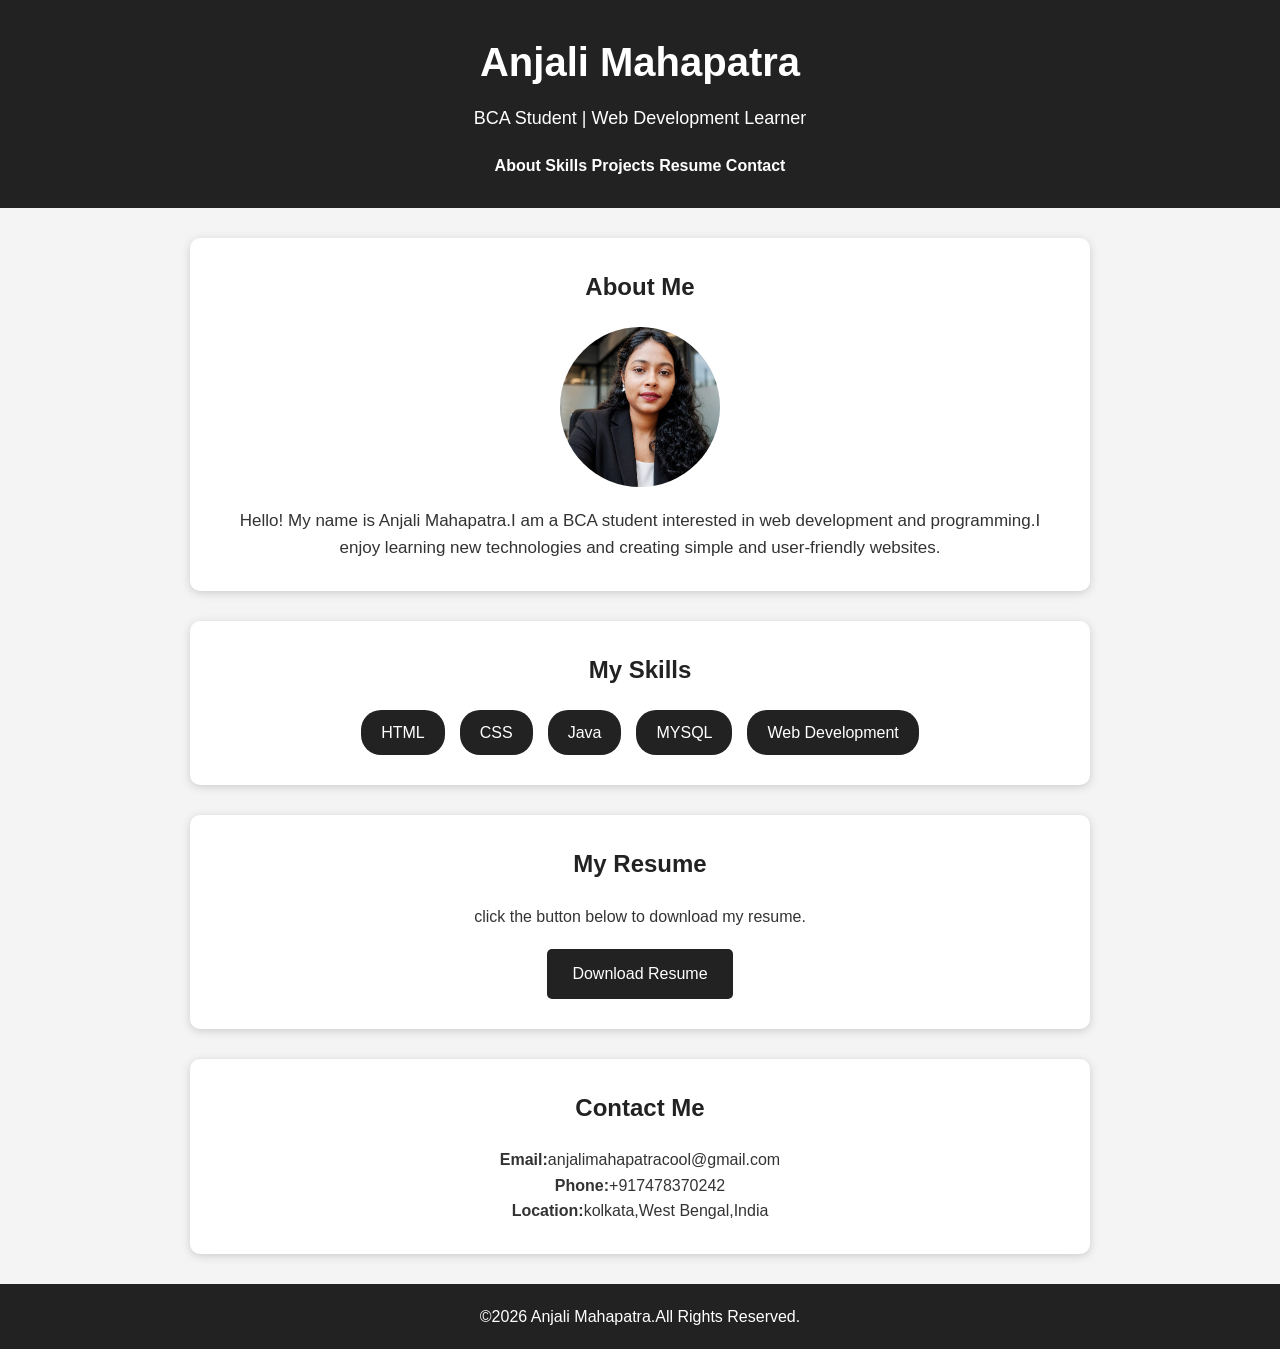
<file: TASK-1-portfolio/index.html>
<!DOCTYPE html>
<html lang="en">
<head>
    <title> My Personal Portfolio</title>
    <link rel="stylesheet"href="style.css">
</head>
<body>

    <!--Header Section-->
    <header>
        <h1>Anjali Mahapatra</h1>
        <p>BCA Student | Web Development Learner</p>
        
        <nav>
            <a href="#about">About</a>
            <a href="#skill">Skills</a>
            <a href="#projects">Projects</a>
            <a href="#resume">Resume</a>
            <a href="#contact">Contact</a>
        </nav>
    </header>    
    
    <!---About Section-->
    <section id="about">
        <h2>About Me</h2>
        <img src="profile.jpg.jpeg"alt="Anjali Mahapatra" class="profile">
        <p> Hello! My name is Anjali Mahapatra.I am a BCA student interested in web development and programming.I enjoy learning new technologies and creating simple and user-friendly websites.</p>
    </section>

    <!--Skills section-->
    <section id="skills">
        <h2> My Skills</h2>
        <div class="skills">
            <span>HTML</span>
            <span>CSS</span>
            <span>Java</span>
            <span>MYSQL</span>
            <span>Web Development</span>
        </div>
    </section>
    
    <!--Resume Section-->
    <section id="resume">
        <h2>My Resume</h2>
        <p> click the button below to download my resume.</p>
        <a href="resume.pdf"download class="resume-btn"> Download Resume</a>
    </section>
    
    <!--Contact section-->
    <section id="contact">
        <h2> Contact Me</h2>
        <p><strong>Email:</strong>anjalimahapatracool@gmail.com</p>
        <p><strong>Phone:</strong>+917478370242</p>
        <p><strong>Location:</strong>kolkata,West Bengal,India</p>
    </section>

    <!--Footer-->
    <footer>
        <p>  &copy;2026 Anjali Mahapatra.All Rights Reserved.</p>
    </footer>
</body>
</html>
</file>
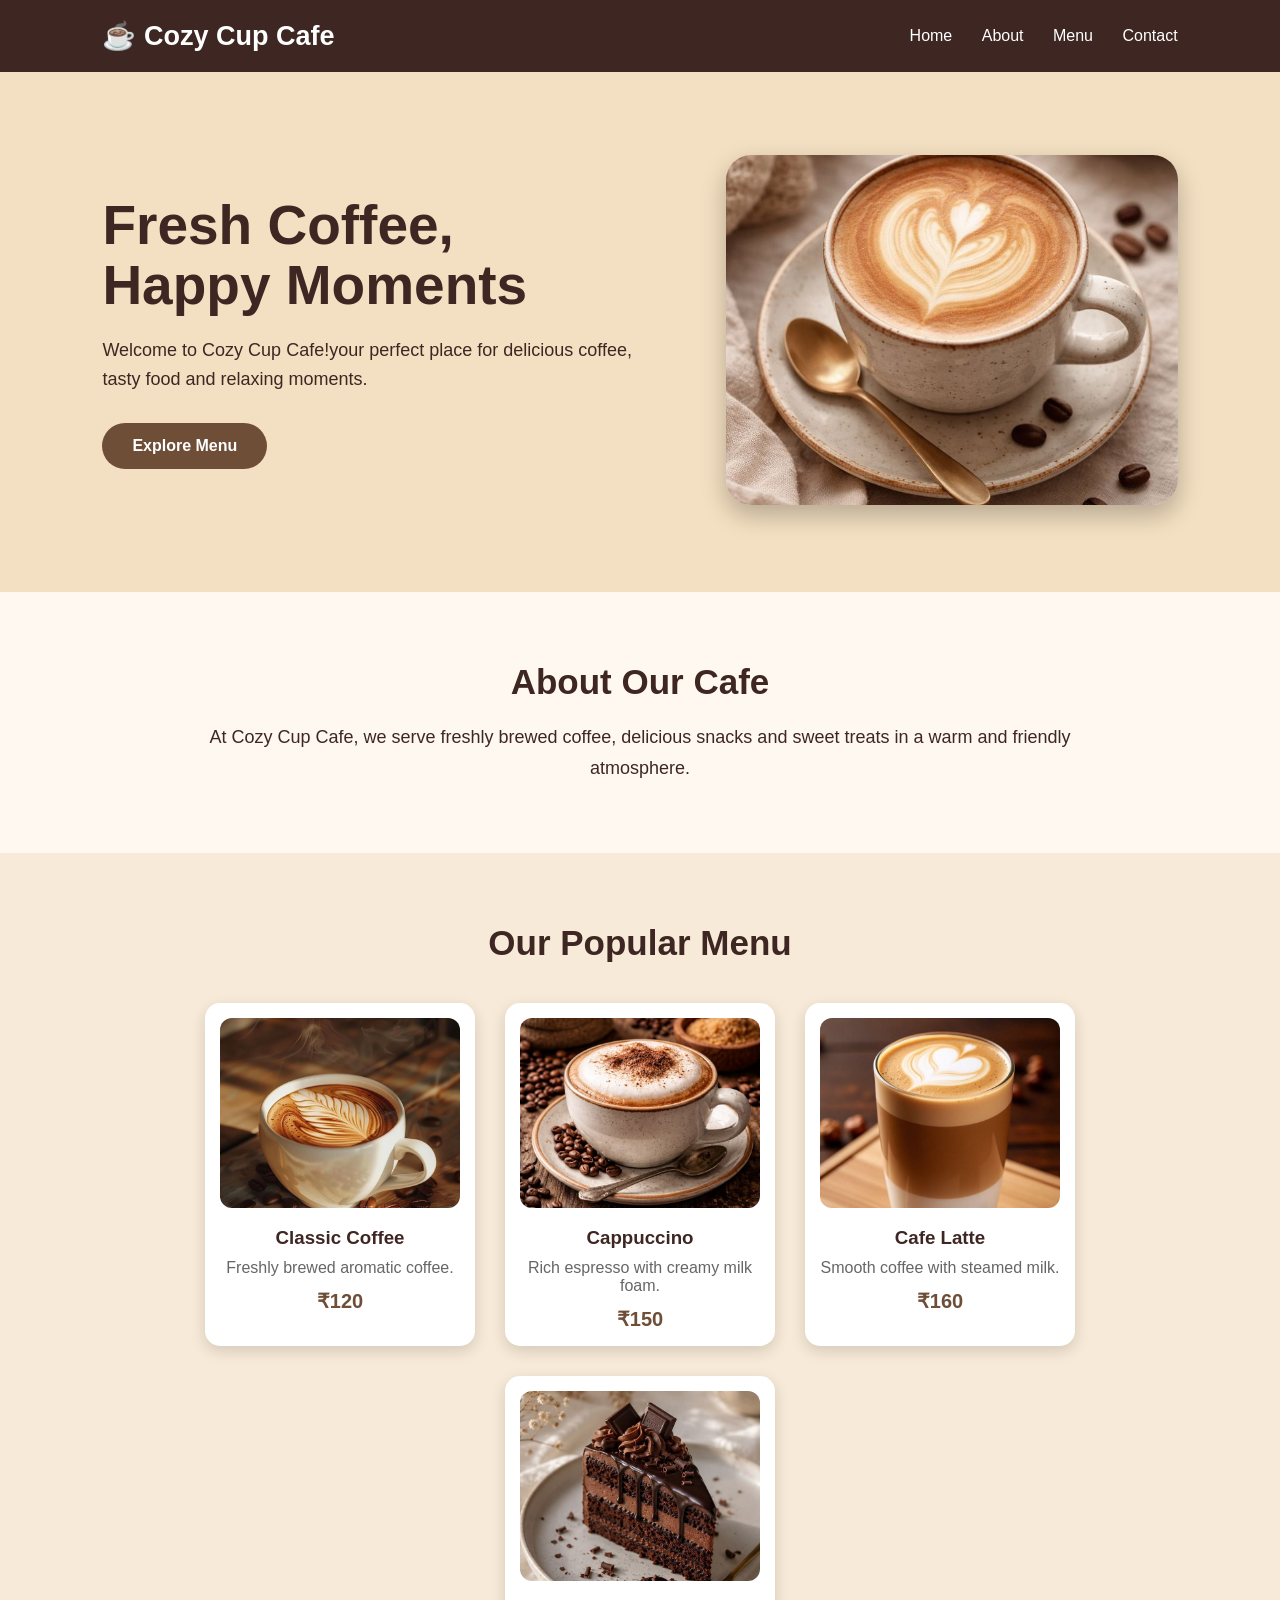
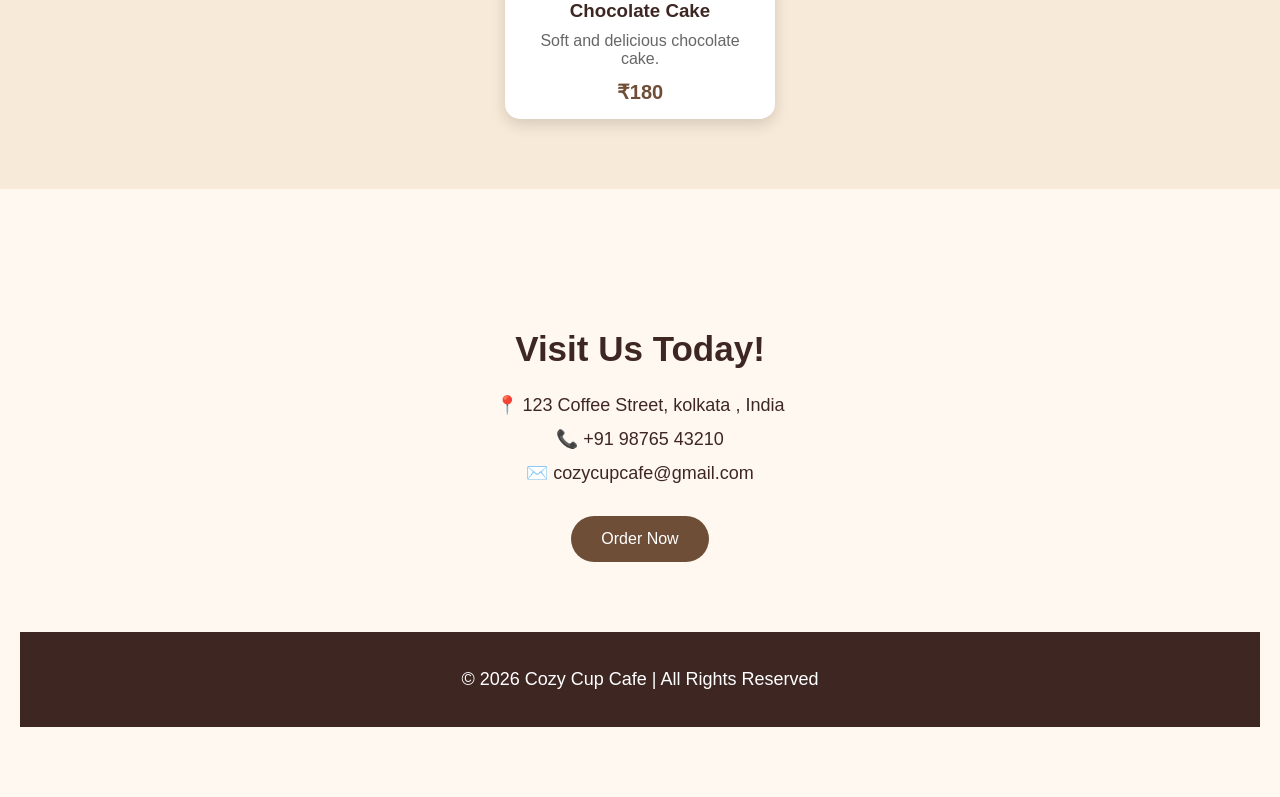
<file: TASK-2-landing-page/index.html>
<!DOCTYPE html>
<html lang="en">
<head>
    <meta charset="UTF-8">
    <meta name="viewport" content="width=device-width, initial-scale=1.0">
    <title>Cozy Cup Cafe</title>
    <link rel="stylesheet" href="style.css">
</head>
<body>

    <!-- Header -->
    <header>
        <div class="logo">☕ Cozy Cup Cafe</div>

        <nav>
            <a href="#home">Home</a>
            <a href="#about">About</a>
            <a href="#menu">Menu</a>
            <a href="#contact">Contact</a>
        </nav>
    </header>

    <!-- Hero Section -->
    <section class="hero" id="home">
        <div class="hero-text">
            <h1>Fresh Coffee,<br>Happy Moments</h1>

            <p>
                Welcome to Cozy Cup Cafe!your perfect place
                for delicious coffee, tasty food and relaxing moments.
            </p>

            <a href="#menu" class="btn">Explore Menu</a>
        </div>

        <div class="hero-image">
            <img src="fresh.jpg.jpeg"alt="Fresh Coffee">
        </div>
    </section>

    <!-- About Section -->
    <section class="about" id="about">
        <h2>About Our Cafe</h2>
        <p>
            At Cozy Cup Cafe, we serve freshly brewed coffee,
            delicious snacks and sweet treats in a warm and
            friendly atmosphere.
        </p>
    </section>

    <!-- Menu Section -->
    <section class="menu" id="menu">
        <h2>Our Popular Menu</h2>

        <div class="menu-container">

            <div class="card">
                <img src="classic.jpg.jpeg"alt="Classic coffee">
                <h3>Classic Coffee</h3>
                <p>Freshly brewed aromatic coffee.</p>
                <h4>₹120</h4>
            </div>

            <div class="card">
                <img src="cappuccino.jpg.jpeg"alt="Cappuccino">
                <h3>Cappuccino</h3>
                <p>Rich espresso with creamy milk foam.</p>
                <h4>₹150</h4>
            </div>

            <div class="card">
                <img src="latte.jpg.jpeg"alt="Cafe Latte">
                <h3>Cafe Latte</h3>
                <p> Smooth coffee with steamed milk.</p>
                <h4>₹160</h4>
            </div>

            <div class="card">
                <img src="chocolatecake.jpg.jpeg"alt="Chocolate Cake">
                <h3>Chocolate Cake</h3>
                <p>Soft and delicious chocolate cake.</p>
                <h4>₹180</h4>
            </div>

    </section>

    <!-- Contact Section -->
    <section class="contact" id="contact">
        <!-- Contact Section -->
<section class="contact" id="contact">
    <h2>Visit Us Today!</h2>

    <p>📍 123 Coffee Street, kolkata , India</p>
    <p>📞 +91 98765 43210</p>
    <p>✉️ cozycupcafe@gmail.com</p>
        <button>Order Now</button>
</section>

    <!-- Footer -->
    <footer>
        <p>© 2026 Cozy Cup Cafe | All Rights Reserved</p>
    </footer>

</body>
</html>
</file>
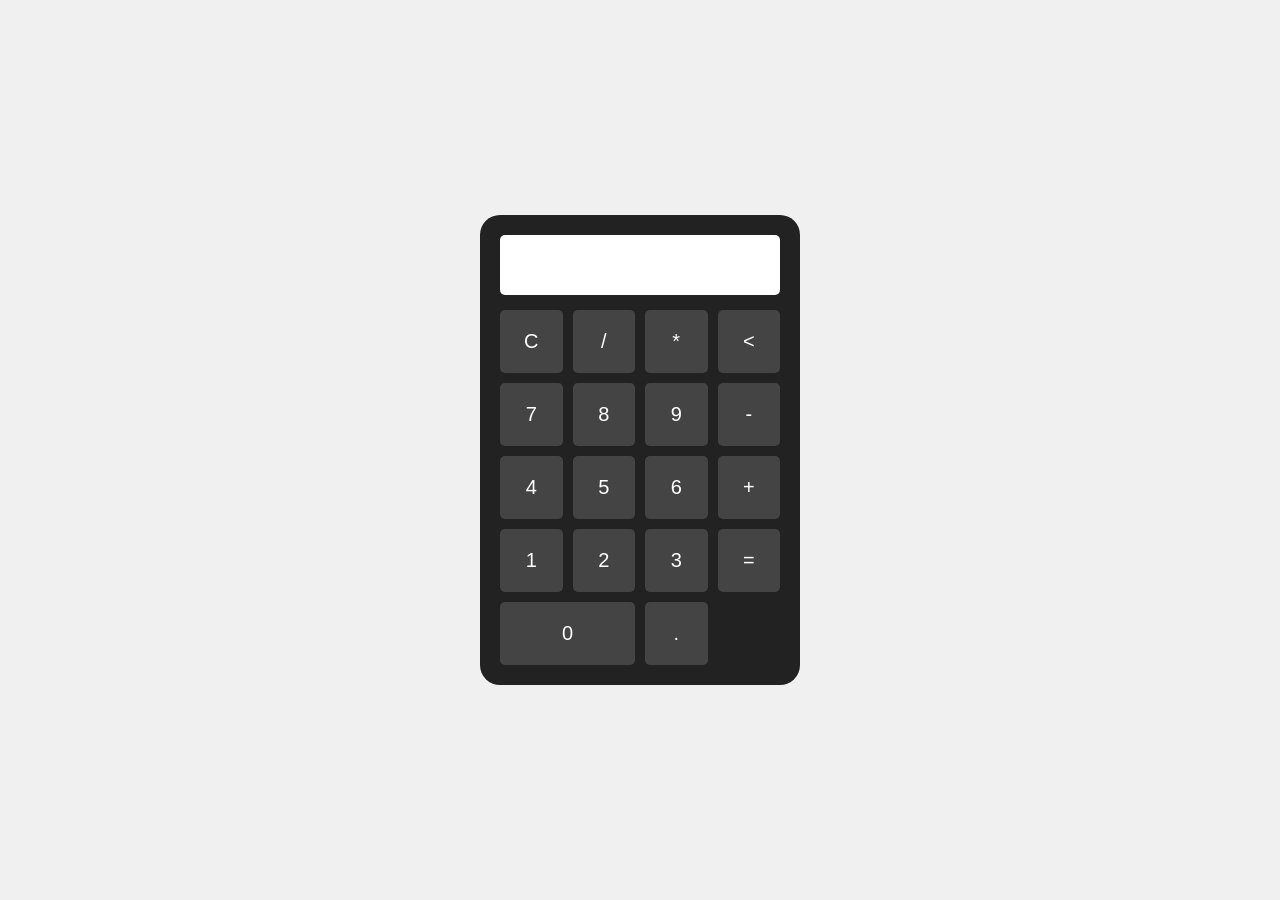
<file: TASK-3-calculator/index.html>
<!DOCTYPE html>
<html lang="en">
<head>
    <meta charset="UTF-8">
    <meta name="viewport" content="width=device-width, initial-scale=1.0">
    <title>Calculator</title>
    <link rel="stylesheet" href="style.css">
</head>
<body>

<div class="calculator">
    <input type="text" id="display" disabled>

    <div class="buttons">
        <button>C</button>
        <button>/</button>
        <button>*</button>
        <button><</button>

        <button>7</button>
        <button>8</button>
        <button>9</button>
        <button>-</button>

        <button>4</button>
        <button>5</button>
        <button>6</button>
        <button>+</button>

        <button>1</button>
        <button>2</button>
        <button>3</button>
        <button>=</button>

        <button class="zero">0</button>
        <button>.</button>
    </div>
</div>

<script src="script.js"></script>

</body>
</html>
</file>
<file: TASK-1-portfolio/style.css>
*{
    margin:0;
    padding: 0;
    box-sizing: border-box;
}

html{
    scroll-behavior: smooth;
}


body{
    font-family: Arial,sans-serif;
    background-color: #f4f4f4;
    color:#333;
    line-height: 1.6;
}

header {
    background-color: #222;
    color:white;
    text-align: center;
    padding: 30px;
}

header h1{
    font-size: 40px;
    margin-bottom: 10px;
}

header p{
    font-size: 18px;
}

nav{
    margin-top: 20px;
}

nav a{
    color: white;
    text-decoration: none;
    margin: 0 12 px;
    font-weight: bold;
}

nav a:hover{
    color: #00bcd4;
}

section{
    max-width: 900px;
    margin: 30px auto;
    padding: 30px;
    background-color: white;
    border-radius:10px;
    box-shadow: 0 2px 8px #ccc;
}
section h2{
    text-align: center;
    margin-bottom: 20px;
    color:#222;
    
}

.profile{
    display: block;
    width:160px;
    height: 160px;
    object-fit:cover;
    border-radius:50%;
    margin:20px auto;
}

#about p{
    text-align: center;
    font-size: 17px;
}

.skills{
    display: flex;
    justify-content: center;
    flex-wrap: wrap;
    gap: 15px;
}
.skills span{
    background-color: #222;
    color: white;
    padding: 10px 20px;
    border-radius: 20px;
}

#resume{
    text-align: center;
}
.resume-btn{
    display: inline-block;
    margin-top: 20px;
    padding: 12px 25px;
    background-color: #222;
    color: white;
    text-decoration: none;
    border-radius: 5px;
}

.resume-btn.hover{
    background-color: #00bcd4;
}

#contact{
    text-align: center;
}

footer{
    background-color: #222;
    color: white;
    text-align: center;
    padding: 20px;
    margin-top: 30px;
}
@media(max-width:600px){
    header h1{
        font-size: 30px;
    }

    nav a{
        display: block;
        margin: 8px;
    }
    section{
        margin: 20px 10px;
        padding: 20px;
    }
}
</file>
<file: TASK-2-landing-page/style.css>
/* Menu */
* {
    margin: 0;
    padding: 0;
    box-sizing: border-box;
}

body {
    font-family: Arial, sans-serif;
    background-color: #fff8f0;
    color: #3e2723;
}
header {
    background-color: #3e2723;
    color: white;
    padding: 20px 8%;
    display: flex;
    justify-content: space-between;
    align-items: center;
}

.logo {
    font-size: 27px;
    font-weight: bold;
}

nav a {
    color: white;
    text-decoration: none;
    margin-left: 25px;
    font-size: 16px;
}

nav a:hover {
    color: #d7a86e;
}
.hero {
    min-height: 520px;
    padding: 60px 8%;
    display: flex;
    justify-content: space-between;
    align-items: center;
    background-color: #f3dfc1;
}

.hero-text {
    width: 50%;
}

.hero-text h1 {
    font-size: 55px;
    line-height: 1.1;
    margin-bottom: 20px;
}

.hero-text p {
    font-size: 18px;
    line-height: 1.6;
    margin-bottom: 30px;
}

.btn {
    display: inline-block;
    background-color: #6f4e37;
    color: white;
    padding: 14px 30px;
    border-radius: 25px;
    text-decoration: none;
    font-weight: bold;
}

.btn:hover {
    background-color: #3e2723;
}

/* Hero Coffee Image */
.hero-image {
    width: 42%;
}

.hero-image img {
    width: 100%;
    height: 350px;
    object-fit: cover;
    border-radius: 25px;
    box-shadow: 0 10px 25px rgba(0,0,0,0.25);
}
.about {
    text-align: center;
    padding: 70px 15%;
}

.about h2,
.menu h2,
.contact h2 {
    font-size: 35px;
    margin-bottom: 20px;
}

.about p {
    font-size: 18px;
    line-height: 1.7;
}
.menu {
    padding: 70px 8%;
    text-align: center;
    background-color: #f8ead8;
}

.menu-container {
    display: flex;
    justify-content: center;
    align-items: stretch;
    flex-wrap: wrap;
    gap: 30px;
    margin-top: 40px;
}

.card {
    background-color: white;
    width: 270px;
    padding: 15px;
    border-radius: 15px;
    box-shadow: 0 5px 15px rgba(0,0,0,0.15);
}

.card img {
    width: 100%;
    height: 190px;
    object-fit: cover;
    border-radius: 12px;
    margin-bottom: 15px;
}

.card h3 {
    margin-bottom: 10px;
}

.card p {
    margin-bottom: 12px;
    color: #666;
}

.card h4 {
    color: #6f4e37;
    font-size: 20px;
    margin: 0;
}


/* Contact */
.contact {
    width: 100%;
    text-align: center;
    padding: 70px 20px;
    background-color: #fff8f0;
}

.contact h2 {
    font-size: 35px;
    margin-bottom: 25px;
}

.contact p {
    font-size: 18px;
    margin: 12px;
}

.contact button {
    margin-top: 20px;
    padding: 14px 30px;
    border: none;
    border-radius: 25px;
    background-color: #6f4e37;
    color: white;
    font-size: 16px;
}


/* Footer */
footer {
    width: 100%;
    background-color: #3e2723;
    color: white;
    text-align: center;
    padding: 25px;
}

footer p {
    margin: 0;
}
</file>
<file: TASK-3-calculator/style.css>
*{
    margin:0;
    padding:0;
    box-sizing:border-box;
    font-family:Arial, sans-serif;
}

body{
    display:flex;
    justify-content:center;
    align-items:center;
    height:100vh;
    background:#f0f0f0;
}

.calculator{
    background:#222;
    padding:20px;
    border-radius:20px;
    width:320px;
}

#display{
    width:100%;
    height:60px;
    font-size:24px;
    text-align:right;
    margin-bottom:15px;
    padding:10px;
    border:none;
    border-radius:5px;
    background-color: white;
    color: black;
}

.buttons{
    display:grid;
    grid-template-columns:repeat(4,1fr);
    gap:10px;
}

button{
    padding:20px;
    font-size:20px;
    border:none;
    border-radius:5px;
    background:#444;
    color:white;
    cursor:pointer;
}

button:hover{
    background:#666;
}

.zero{
    grid-column:span 2;
}
</file>
